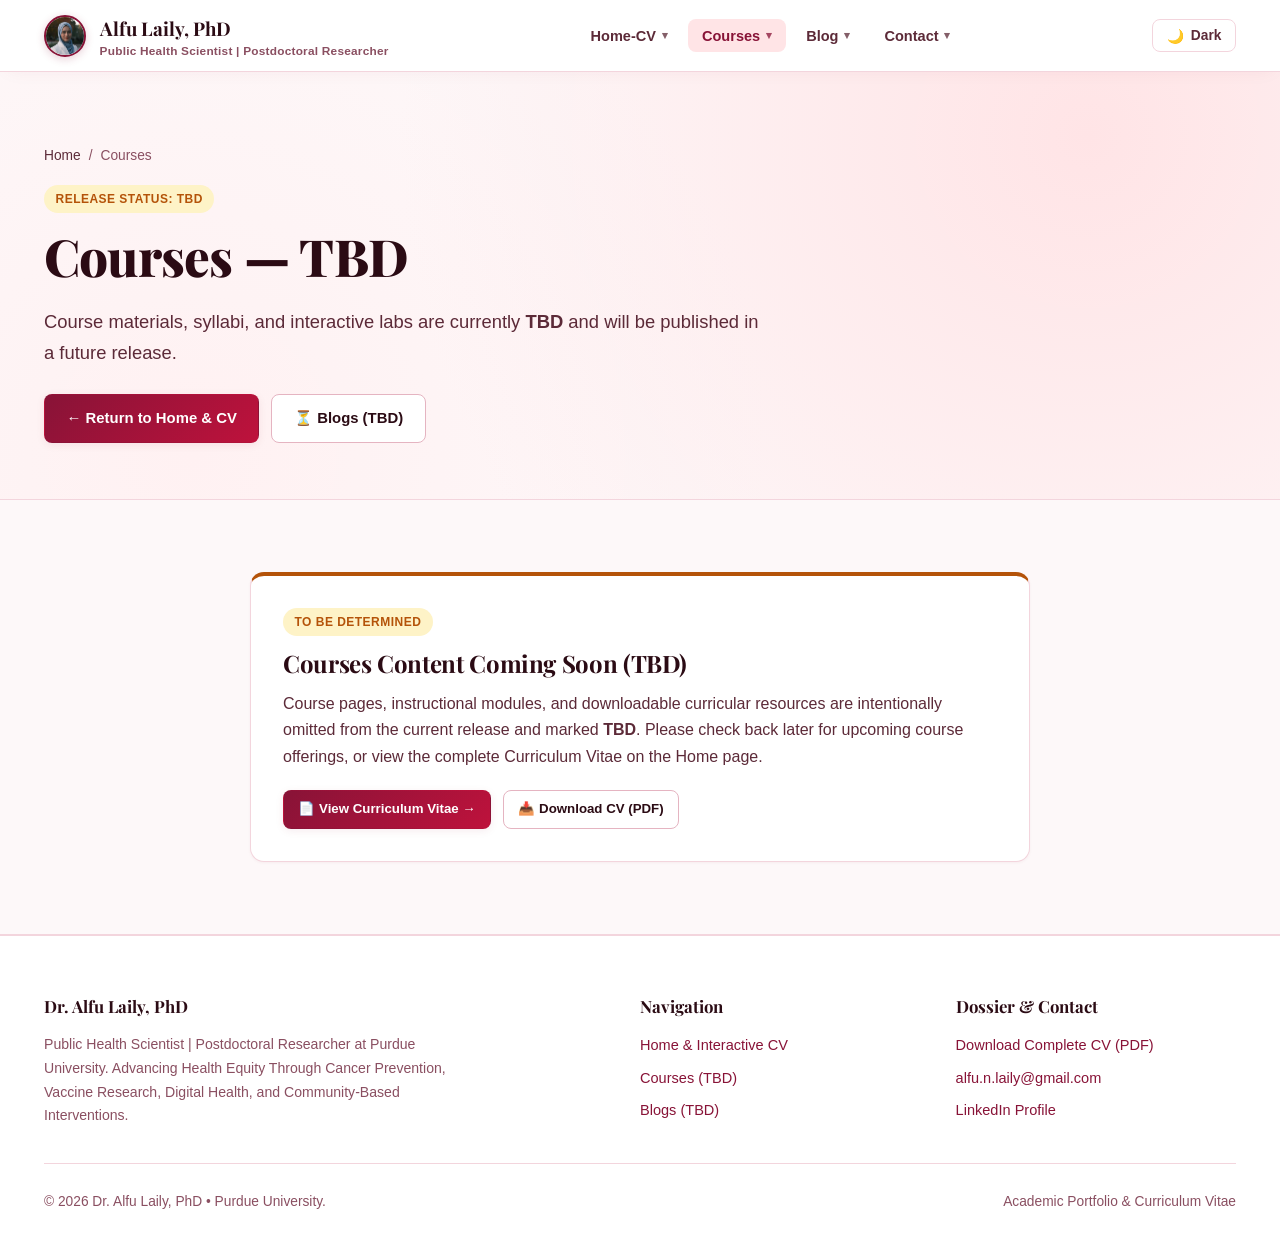
<file: 0-health-informatics/index.html>
<!DOCTYPE html>
<html lang="en">
<head>
  <meta charset="utf-8">
  <meta name="viewport" content="width=device-width, initial-scale=1.0">
  <title>Courses (TBD) | Dr. Alfu Laily, PhD</title>
  <meta name="description" content="Courses portal for Dr. Alfu Laily, PhD. Course materials and schedules are currently TBD.">
  <link rel="preconnect" href="https://fonts.googleapis.com">
  <link rel="preconnect" href="https://fonts.gstatic.com" crossorigin>
  <link href="https://fonts.googleapis.com/css2?family=Fira+Code:wght@400;500&family=Inter:wght@400;500;600;700&family=Outfit:wght@500;600;700;800&family=Playfair+Display:ital,wght@0,600;0,700;0,800;1,600&display=swap" rel="stylesheet">
  <link rel="stylesheet" href="../assets/css/main.css">
</head>
<body>

  <!-- Persistent Header -->
  <header class="site-header"></header>

  <main>
    <section class="hero-section">
      <div class="container">
        <div class="breadcrumb">
          <a href="../index.html">Home</a> <span>/</span> <span>Courses</span>
        </div>
        <span class="badge badge-gold">Release Status: TBD</span>
        <h1 class="hero-title">Courses — TBD</h1>
        <p class="hero-subtitle">
          Course materials, syllabi, and interactive labs are currently <strong>TBD</strong> and will be published in a future release.
        </p>

        <div style="display: flex; gap: 0.75rem; flex-wrap: wrap;">
          <a href="../index.html" class="btn btn-primary">← Return to Home &amp; CV</a>
          <a href="../blog/index.html" class="btn btn-secondary">⏳ Blogs (TBD)</a>
        </div>
      </div>
    </section>

    <section class="section">
      <div class="container">
        <div class="card" style="max-width: 780px; margin: 0 auto; border-top: 4px solid var(--accent-gold); padding: 2rem;">
          <div style="margin-bottom: 0.75rem;">
            <span class="badge badge-gold">To Be Determined</span>
          </div>
          <h2 class="section-title" style="font-size: 1.5rem; margin-bottom: 0.75rem;">Courses Content Coming Soon (TBD)</h2>
          <p style="color: var(--text-secondary); margin-bottom: 1.25rem; line-height: 1.65;">
            Course pages, instructional modules, and downloadable curricular resources are intentionally omitted from the current release and marked <strong>TBD</strong>. Please check back later for upcoming course offerings, or view the complete Curriculum Vitae on the Home page.
          </p>
          <div style="display: flex; gap: 0.75rem; flex-wrap: wrap;">
            <a href="../index.html#cv-section" class="btn btn-primary btn-sm">📄 View Curriculum Vitae →</a>
            <a href="../cv_alfu_laily_PhD/cv_laily_20261115.pdf" class="btn btn-secondary btn-sm" download>📥 Download CV (PDF)</a>
          </div>
        </div>
      </div>
    </section>
  </main>

  <!-- Site Footer -->
  <footer class="site-footer">
    <div class="container">
      <div class="footer-grid">
        <div>
          <div class="footer-title">Dr. Alfu Laily, PhD</div>
          <p style="font-size: 0.88rem; color: var(--text-muted); max-width: 440px;">
            Public Health Scientist | Postdoctoral Researcher at Purdue University. Advancing Health Equity Through Cancer Prevention, Vaccine Research, Digital Health, and Community-Based Interventions.
          </p>
        </div>

        <div>
          <div class="footer-title">Navigation</div>
          <ul class="footer-links">
            <li><a href="../index.html">Home &amp; Interactive CV</a></li>
            <li><a href="./index.html">Courses (TBD)</a></li>
            <li><a href="../blog/index.html">Blogs (TBD)</a></li>
          </ul>
        </div>

        <div>
          <div class="footer-title">Dossier &amp; Contact</div>
          <ul class="footer-links">
            <li><a href="../cv_alfu_laily_PhD/cv_laily_20261115.pdf" download>Download Complete CV (PDF)</a></li>
            <li><a href="mailto:alfu.n.laily@gmail.com">alfu.n.laily@gmail.com</a></li>
            <li><a href="https://www.linkedin.com/in/alfu-laily/" target="_blank" rel="noopener">LinkedIn Profile</a></li>
          </ul>
        </div>
      </div>

      <div class="footer-bottom">
        <span>© 2026 Dr. Alfu Laily, PhD • Purdue University.</span>
        <span>Academic Portfolio &amp; Curriculum Vitae</span>
      </div>
    </div>
  </footer>

  <script src="../assets/js/main.js"></script>
</body>
</html>
</file>
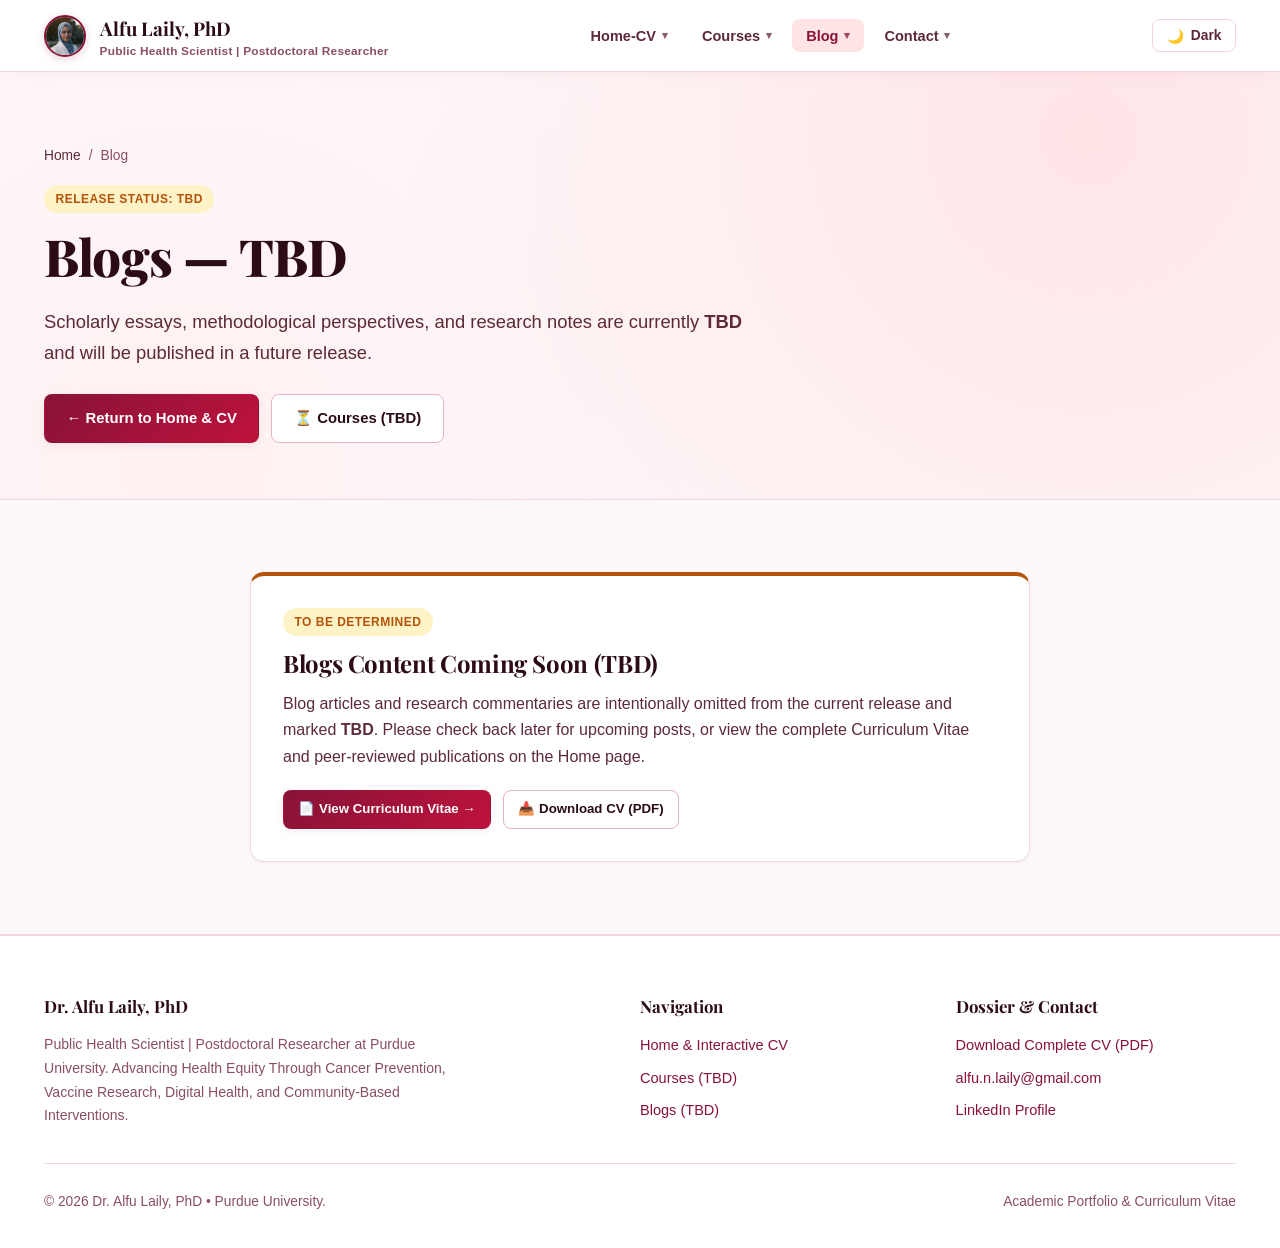
<file: blog/index.html>
<!DOCTYPE html>
<html lang="en">
<head>
  <meta charset="utf-8">
  <meta name="viewport" content="width=device-width, initial-scale=1.0">
  <title>Blogs (TBD) | Dr. Alfu Laily, PhD</title>
  <meta name="description" content="Blogs section for Dr. Alfu Laily, PhD. Scholarly essays and articles are currently TBD.">
  <link rel="preconnect" href="https://fonts.googleapis.com">
  <link rel="preconnect" href="https://fonts.gstatic.com" crossorigin>
  <link href="https://fonts.googleapis.com/css2?family=Fira+Code:wght@400;500&family=Inter:wght@400;500;600;700&family=Outfit:wght@500;600;700;800&family=Playfair+Display:ital,wght@0,600;0,700;0,800;1,600&display=swap" rel="stylesheet">
  <link rel="stylesheet" href="../assets/css/main.css">
</head>
<body>

  <!-- Persistent Header (Dynamic via main.js) -->
  <header class="site-header"></header>

  <main>
    <section class="hero-section">
      <div class="container">
        <div class="breadcrumb">
          <a href="../index.html">Home</a> <span>/</span> <span>Blog</span>
        </div>
        <span class="badge badge-gold">Release Status: TBD</span>
        <h1 class="hero-title">Blogs — TBD</h1>
        <p class="hero-subtitle">
          Scholarly essays, methodological perspectives, and research notes are currently <strong>TBD</strong> and will be published in a future release.
        </p>

        <div style="display: flex; gap: 0.75rem; flex-wrap: wrap;">
          <a href="../index.html" class="btn btn-primary">← Return to Home &amp; CV</a>
          <a href="../0-health-informatics/index.html" class="btn btn-secondary">⏳ Courses (TBD)</a>
        </div>
      </div>
    </section>

    <section class="section">
      <div class="container">
        <div class="card" style="max-width: 780px; margin: 0 auto; border-top: 4px solid var(--accent-gold); padding: 2rem;">
          <div style="margin-bottom: 0.75rem;">
            <span class="badge badge-gold">To Be Determined</span>
          </div>
          <h2 class="section-title" style="font-size: 1.5rem; margin-bottom: 0.75rem;">Blogs Content Coming Soon (TBD)</h2>
          <p style="color: var(--text-secondary); margin-bottom: 1.25rem; line-height: 1.65;">
            Blog articles and research commentaries are intentionally omitted from the current release and marked <strong>TBD</strong>. Please check back later for upcoming posts, or view the complete Curriculum Vitae and peer-reviewed publications on the Home page.
          </p>
          <div style="display: flex; gap: 0.75rem; flex-wrap: wrap;">
            <a href="../index.html#cv-section" class="btn btn-primary btn-sm">📄 View Curriculum Vitae →</a>
            <a href="../cv_alfu_laily_PhD/cv_laily_20261115.pdf" class="btn btn-secondary btn-sm" download>📥 Download CV (PDF)</a>
          </div>
        </div>
      </div>
    </section>
  </main>

  <!-- Site Footer -->
  <footer class="site-footer">
    <div class="container">
      <div class="footer-grid">
        <div>
          <div class="footer-title">Dr. Alfu Laily, PhD</div>
          <p style="font-size: 0.88rem; color: var(--text-muted); max-width: 440px;">
            Public Health Scientist | Postdoctoral Researcher at Purdue University. Advancing Health Equity Through Cancer Prevention, Vaccine Research, Digital Health, and Community-Based Interventions.
          </p>
        </div>

        <div>
          <div class="footer-title">Navigation</div>
          <ul class="footer-links">
            <li><a href="../index.html">Home &amp; Interactive CV</a></li>
            <li><a href="../0-health-informatics/index.html">Courses (TBD)</a></li>
            <li><a href="./index.html">Blogs (TBD)</a></li>
          </ul>
        </div>

        <div>
          <div class="footer-title">Dossier &amp; Contact</div>
          <ul class="footer-links">
            <li><a href="../cv_alfu_laily_PhD/cv_laily_20261115.pdf" download>Download Complete CV (PDF)</a></li>
            <li><a href="mailto:alfu.n.laily@gmail.com">alfu.n.laily@gmail.com</a></li>
            <li><a href="https://www.linkedin.com/in/alfu-laily/" target="_blank" rel="noopener">LinkedIn Profile</a></li>
          </ul>
        </div>
      </div>

      <div class="footer-bottom">
        <span>&copy; 2026 Dr. Alfu Laily, PhD &bull; Purdue University.</span>
        <span>Academic Portfolio &amp; Curriculum Vitae</span>
      </div>
    </div>
  </footer>

  <script src="../assets/js/main.js"></script>
</body>
</html>
</file>
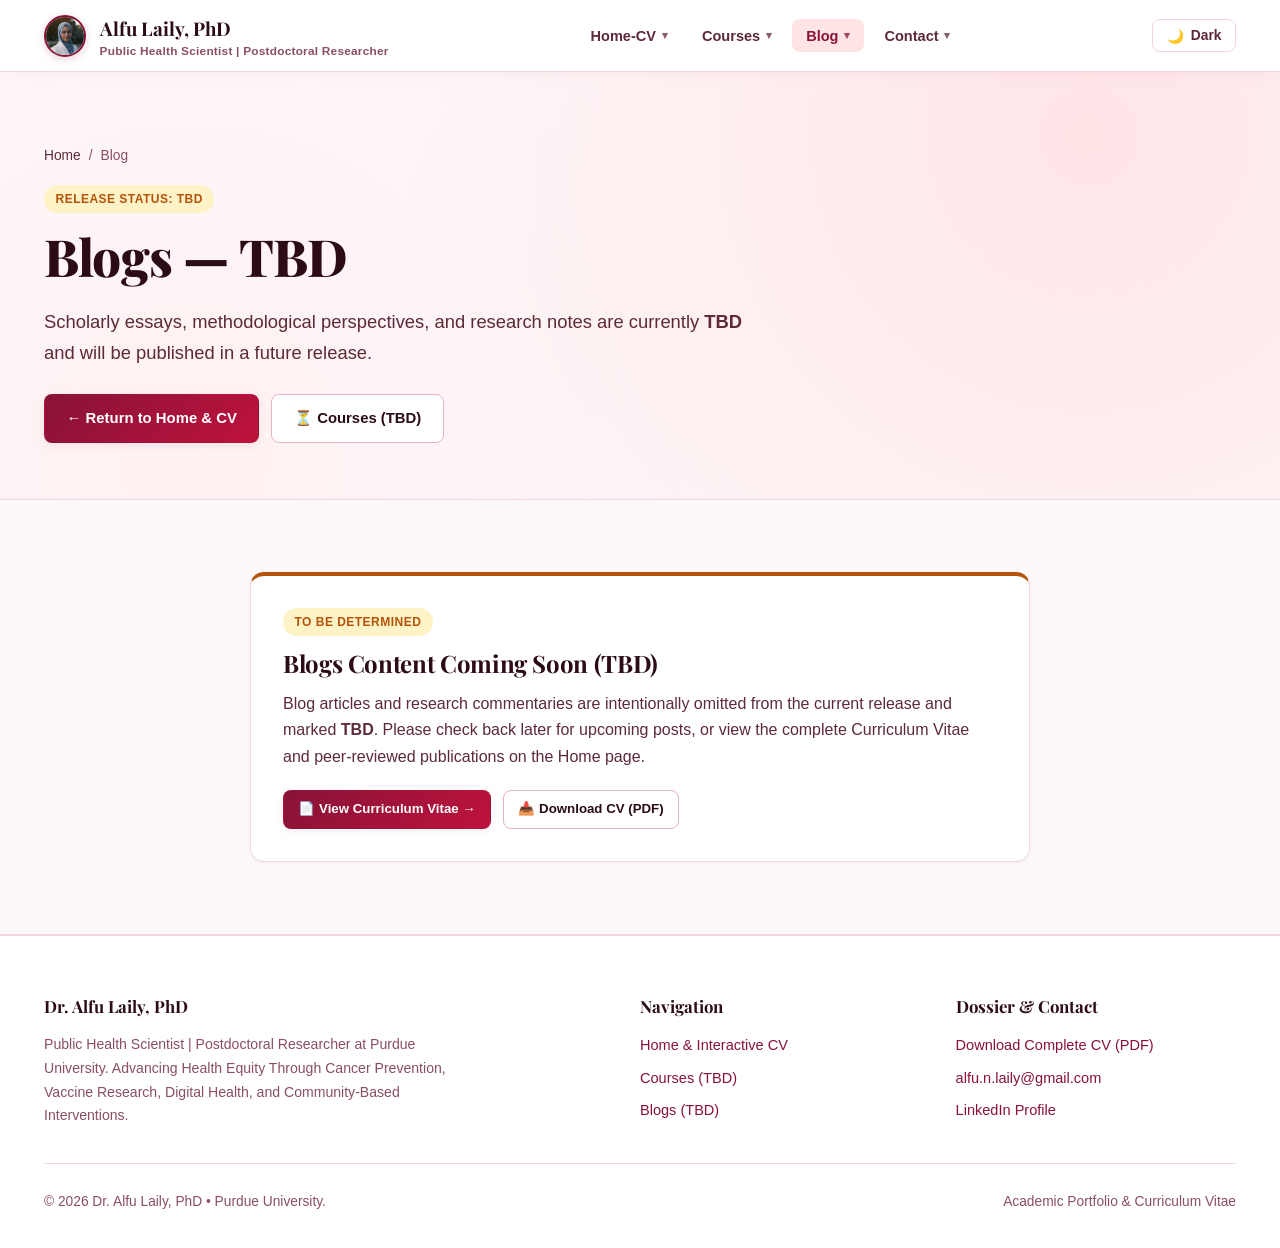
<file: blog.html>
<!DOCTYPE html>
<html lang="en">
<head>
  <meta charset="utf-8">
  <title>Redirecting to Blog...</title>
  <meta http-equiv="refresh" content="0; url=blog/index.html">
  <link rel="canonical" href="blog/index.html">
</head>
<body>
  <p>Redirecting to <a href="blog/index.html">Dr. Alfu Laily's Academic Blog</a>...</p>
</body>
</html>
</file>
<file: assets/css/main.css>
/* ==========================================================================
   Alfu Laily, PhD | Postdoc | Health Informatics | Preventive Health
   Global Modular Design System (Maroon-ish & Rose Lady Theme)
   ========================================================================== */

:root {
  --font-sans: 'Segoe UI', 'Helvetica Neue', Arial, sans-serif;
  --font-display: 'Playfair Display', Georgia, 'Times New Roman', serif;
  --font-accent: 'Segoe UI', 'Helvetica Neue', Arial, sans-serif;
  --font-mono: 'Fira Code', 'Cascadia Code', Consolas, monospace;

  /* Light Theme (Maroon, Velvet Rose, Berry, Soft Blush) */
  --bg-page: #fdf8f9;
  --bg-surface: #ffffff;
  --bg-subtle: #faedf1;
  --bg-card: #ffffff;
  --bg-code: #fbf0f3;
  --bg-code-output: #fdf8f9;
  --bg-glass: rgba(255, 255, 255, 0.92);
  --border-color: #f3d5dd;
  --border-strong: #e5b4c1;

  --text-main: #2b0b14;
  --text-secondary: #5c2a38;
  --text-muted: #8a4f61;

  /* Maroon & Berry Accent Scales */
  --accent-primary: #881337;         /* Deep Luxurious Maroon */
  --accent-primary-hover: #9f1239;   /* Vibrant Berry Maroon */
  --accent-primary-soft: #ffe4e6;    /* Petal Blush */
  --accent-primary-dark: #4c0519;

  --accent-rose: #be123c;
  --accent-rose-soft: #fff1f2;
  --accent-blush: #f43f5e;
  --accent-blush-soft: #fecdd3;

  --accent-gold: #b45309;            /* Warm Amber Gold */
  --accent-gold-soft: #fef3c7;
  --accent-emerald: #047857;         /* Health & Wellness Green */
  --accent-emerald-soft: #d1fae5;
  --accent-purple: #701a75;          /* Orchid Purple */
  --accent-purple-soft: #f5d0fe;

  --shadow-xs: 0 1px 3px rgba(136, 19, 55, 0.05);
  --shadow-sm: 0 2px 8px rgba(136, 19, 55, 0.08);
  --shadow-md: 0 8px 24px -4px rgba(136, 19, 55, 0.12);
  --shadow-lg: 0 16px 36px -6px rgba(136, 19, 55, 0.16);

  --radius-sm: 8px;
  --radius-md: 14px;
  --radius-lg: 20px;
  --radius-full: 9999px;

  --max-width: 1240px;
  --header-height: 72px;
}

[data-theme="dark"] {
  /* Dark Theme (Velvety Plum, Dark Blackberry, Rose Gold) */
  --bg-page: #120409;
  --bg-surface: #1e0912;
  --bg-subtle: #2d0e1b;
  --bg-card: #220b15;
  --bg-code: #2d0e1b;
  --bg-code-output: #18060e;
  --bg-glass: rgba(30, 9, 18, 0.92);
  --border-color: #421626;
  --border-strong: #612038;

  --text-main: #fdf2f4;
  --text-secondary: #ebd0d7;
  --text-muted: #b88696;

  --accent-primary: #fb7185;         /* Luminous Radiant Rose */
  --accent-primary-hover: #fda4af;
  --accent-primary-soft: rgba(251, 113, 133, 0.16);
  --accent-primary-dark: #fff1f2;

  --accent-rose: #f43f5e;
  --accent-rose-soft: rgba(244, 63, 94, 0.18);
  --accent-blush: #f43f5e;
  --accent-blush-soft: rgba(254, 205, 211, 0.18);

  --accent-gold: #f59e0b;
  --accent-gold-soft: rgba(245, 158, 11, 0.16);
  --accent-emerald: #34d399;
  --accent-emerald-soft: rgba(52, 211, 153, 0.16);
  --accent-purple: #c084fc;
  --accent-purple-soft: rgba(192, 132, 252, 0.16);

  --shadow-xs: 0 1px 3px rgba(0, 0, 0, 0.4);
  --shadow-sm: 0 3px 10px rgba(0, 0, 0, 0.5);
  --shadow-md: 0 10px 28px -4px rgba(0, 0, 0, 0.6);
  --shadow-lg: 0 20px 42px -6px rgba(0, 0, 0, 0.75);
}

/* Reset & Base */
*, *::before, *::after {
  box-sizing: border-box;
  margin: 0;
  padding: 0;
}

html {
  font-family: var(--font-sans);
  background-color: var(--bg-page);
  color: var(--text-main);
  scroll-behavior: smooth;
  line-height: 1.68;
  -webkit-font-smoothing: antialiased;
}

body {
  min-height: 100vh;
  display: flex;
  flex-direction: column;
  background-color: var(--bg-page);
  color: var(--text-main);
  transition: background-color 0.25s ease, color 0.25s ease;
}

a {
  color: var(--accent-primary);
  text-decoration: none;
  transition: color 0.18s ease, text-decoration-color 0.18s ease;
}

a:hover {
  color: var(--accent-primary-hover);
}

img {
  max-width: 100%;
  height: auto;
  display: block;
}

/* Typography */
h1, h2, h3, h4, .font-display {
  font-family: var(--font-display);
  color: var(--text-main);
  line-height: 1.28;
  letter-spacing: -0.015em;
  font-weight: 700;
}

.font-accent {
  font-family: var(--font-accent);
}


/* ==========================================================================
   Code Blocks, Inline Code & Master Prompts
   ========================================================================== */
code, pre {
  font-family: var(--font-mono);
}

pre {
  background: var(--bg-code);
  border: 1px solid var(--border-color);
  border-radius: var(--radius-sm);
  padding: 1.15rem 1.35rem;
  overflow-x: auto;
  margin: 1.25rem 0;
  font-size: 0.88rem;
  line-height: 1.62;
  color: var(--text-main);
  position: relative;
}

code {
  font-family: var(--font-mono);
  font-size: 0.88em;
  background: var(--bg-code);
  padding: 0.15rem 0.38rem;
  border-radius: 4px;
  color: var(--accent-primary);
  border: 1px solid var(--border-color);
}

pre code {
  background: none !important;
  border: none !important;
  padding: 0 !important;
  color: inherit;
  font-size: inherit;
}

pre.text {
  background: var(--bg-code-output);
  border-left: 4px solid var(--accent-primary);
  font-size: 0.85rem;
  color: var(--text-main);
  white-space: pre-wrap;
  word-break: break-word;
}

div.sourceCode {
  margin: 1.25rem 0;
  position: relative;
}

div.sourceCode pre {
  margin: 0;
  padding: 1.15rem 1.35rem;
  background: var(--bg-code);
  border: 1px solid var(--border-color);
  border-radius: var(--radius-sm);
  overflow-x: auto;
}

pre.sourceCode a {
  text-decoration: none;
  color: inherit;
  pointer-events: none;
}

/* ==========================================================================
   Syntax Highlighting (Skylighting / Pygments - Maroon & Rose Palette)
   ========================================================================== */
code span.kw { color: #881337; font-weight: 700; } /* Keyword */
code span.cf { color: #881337; font-weight: 700; } /* ControlFlow */
code span.dt { color: #9f1239; font-weight: 600; } /* DataType */
code span.dv { color: #b45309; }                   /* DecVal */
code span.bn { color: #b45309; }                   /* BaseN */
code span.fl { color: #b45309; }                   /* Float */
code span.ch { color: #047857; }                   /* Char */
code span.st { color: #047857; }                   /* String */
code span.co { color: #8a4f61; font-style: italic; } /* Comment */
code span.ot { color: #881337; }                   /* Other */
code span.al { color: #be123c; font-weight: 700; } /* Alert */
code span.fu { color: #be123c; font-weight: 600; } /* Function */
code span.er { color: #be123c; font-weight: 700; } /* Error */
code span.wa { color: #b45309; font-weight: 600; } /* Warning */
code span.cn { color: #881337; }                   /* Constant */
code span.sc { color: #047857; }                   /* SpecialChar */
code span.vs { color: #047857; }                   /* VerbatimString */
code span.ss { color: #047857; }                   /* SpecialString */
code span.im { color: #701a75; font-weight: 600; } /* Import */
code span.va { color: #2b0b14; }                   /* Variable */
code span.op { color: #5c2a38; }                   /* Operator */
code span.bu { color: #be123c; font-weight: 500; } /* BuiltIn */
code span.pp { color: #701a75; }                   /* Preprocessor */
code span.at { color: #b45309; }                   /* Attribute */
code span.do { color: #8a4f61; font-style: italic; } /* Documentation */
code span.an { color: #8a4f61; font-style: italic; } /* Annotation */
code span.cv { color: #8a4f61; font-style: italic; } /* CommentVar */
code span.in { color: #8a4f61; font-style: italic; } /* Information */

[data-theme="dark"] code span.kw { color: #fb7185; font-weight: 700; }
[data-theme="dark"] code span.cf { color: #fb7185; font-weight: 700; }
[data-theme="dark"] code span.dt { color: #fda4af; font-weight: 600; }
[data-theme="dark"] code span.dv { color: #fbbf24; }
[data-theme="dark"] code span.bn { color: #fbbf24; }
[data-theme="dark"] code span.fl { color: #fbbf24; }
[data-theme="dark"] code span.ch { color: #34d399; }
[data-theme="dark"] code span.st { color: #34d399; }
[data-theme="dark"] code span.co { color: #b88696; font-style: italic; }
[data-theme="dark"] code span.ot { color: #fb7185; }
[data-theme="dark"] code span.al { color: #f43f5e; font-weight: 700; }
[data-theme="dark"] code span.fu { color: #fda4af; font-weight: 600; }
[data-theme="dark"] code span.er { color: #f43f5e; font-weight: 700; }
[data-theme="dark"] code span.wa { color: #fbbf24; font-weight: 600; }
[data-theme="dark"] code span.cn { color: #fb7185; }
[data-theme="dark"] code span.sc { color: #34d399; }
[data-theme="dark"] code span.vs { color: #34d399; }
[data-theme="dark"] code span.ss { color: #34d399; }
[data-theme="dark"] code span.im { color: #e879f9; font-weight: 600; }
[data-theme="dark"] code span.va { color: #fdf2f4; }
[data-theme="dark"] code span.op { color: #ebd0d7; }
[data-theme="dark"] code span.bu { color: #fda4af; font-weight: 500; }
[data-theme="dark"] code span.pp { color: #e879f9; }
[data-theme="dark"] code span.at { color: #fbbf24; }
[data-theme="dark"] code span.do { color: #b88696; font-style: italic; }
[data-theme="dark"] code span.an { color: #b88696; font-style: italic; }
[data-theme="dark"] code span.cv { color: #b88696; font-style: italic; }
[data-theme="dark"] code span.in { color: #b88696; font-style: italic; }


.container {
  width: 100%;
  max-width: var(--max-width);
  margin: 0 auto;
  padding: 0 1.5rem;
}

/* ==========================================================================
   Global Sticky Header & Multi-Level Dropdowns
   ========================================================================== */
.site-header {
  position: sticky;
  top: 0;
  z-index: 10000;
  height: var(--header-height);
  background: var(--bg-glass);
  backdrop-filter: blur(14px);
  -webkit-backdrop-filter: blur(14px);
  border-bottom: 1px solid var(--border-color);
  box-shadow: 0 4px 20px -8px rgba(136, 19, 55, 0.08);
}

.nav-container {
  height: 100%;
  display: flex;
  align-items: center;
  justify-content: space-between;
  gap: 1rem;
}

.brand-logo {
  display: flex;
  align-items: center;
  gap: 0.85rem;
  font-family: var(--font-display);
  font-weight: 700;
  font-size: 1.18rem;
  color: var(--text-main);
  text-decoration: none;
}

.brand-logo:hover {
  color: var(--accent-primary);
  text-decoration: none;
}

.brand-mark {
  width: 38px;
  height: 38px;
  border-radius: 12px;
  background: linear-gradient(135deg, #881337 0%, #be123c 60%, #fb7185 100%);
  color: #ffffff;
  display: inline-flex;
  align-items: center;
  justify-content: center;
  font-family: var(--font-display);
  font-weight: 700;
  font-size: 1rem;
  letter-spacing: -0.02em;
  box-shadow: var(--shadow-sm);
  flex-shrink: 0;
  border: 1px solid rgba(255, 255, 255, 0.2);
}

.brand-avatar-img {
  width: 42px;
  height: 42px;
  border-radius: 50%;
  object-fit: cover;
  object-position: center top;
  border: 2px solid var(--accent-primary);
  box-shadow: 0 2px 8px rgba(136, 19, 55, 0.2);
  flex-shrink: 0;
  display: inline-block;
  transition: transform 0.2s ease, box-shadow 0.2s ease;
}

.brand-logo:hover .brand-avatar-img {
  transform: scale(1.05);
  box-shadow: 0 4px 12px rgba(136, 19, 55, 0.3);
}

.brand-sub {
  font-family: var(--font-accent);
  font-size: 0.74rem;
  font-weight: 600;
  color: var(--text-muted);
  display: block;
  line-height: 1.2;
  letter-spacing: 0.02em;
}

.nav-links {
  display: flex;
  align-items: center;
  gap: 0.35rem;
  list-style: none;
  margin: 0;
  padding: 0;
}

.nav-item-dropdown {
  position: relative;
  margin: 0;
}

.nav-link {
  display: inline-flex;
  align-items: center;
  gap: 0.35rem;
  padding: 0.52rem 0.9rem;
  border-radius: var(--radius-sm);
  font-size: 0.91rem;
  font-weight: 600;
  color: var(--text-secondary);
  background: transparent;
  border: none;
  cursor: pointer;
  font-family: var(--font-accent);
  transition: all 0.18s ease;
  text-decoration: none;
  white-space: nowrap;
}

.nav-link:hover,
.nav-item-dropdown.open > .nav-link {
  color: var(--accent-primary);
  background: var(--bg-subtle);
  text-decoration: none;
}

.nav-link.active {
  color: var(--accent-primary);
  background: var(--accent-primary-soft);
}

.caret-icon {
  font-size: 0.68rem;
  opacity: 0.75;
  transition: transform 0.2s ease;
}

.nav-item-dropdown.open > .nav-link .caret-icon {
  transform: rotate(180deg);
}

/* Level 1 Dropdown Menu */
.dropdown-menu {
  position: absolute;
  top: calc(100% + 6px);
  left: 0;
  min-width: 280px;
  background: var(--bg-surface);
  border: 1px solid var(--border-color);
  border-radius: var(--radius-md);
  box-shadow: var(--shadow-lg);
  padding: 0.5rem;
  list-style: none;
  margin: 0;
  opacity: 0;
  visibility: hidden;
  transform: translateY(6px);
  transition: opacity 0.18s ease, transform 0.18s ease, visibility 0.18s;
  z-index: 10010;
}

.nav-item-dropdown:last-child > .dropdown-menu {
  left: auto;
  right: 0;
}

.nav-item-dropdown.open > .dropdown-menu {
  opacity: 1;
  visibility: visible;
  transform: translateY(0);
}

@media (min-width: 861px) {
  .nav-item-dropdown:hover > .dropdown-menu {
    opacity: 1;
    visibility: visible;
    transform: translateY(0);
  }
}

.dropdown-item,
.dropdown-sub-trigger {
  display: flex;
  align-items: center;
  justify-content: space-between;
  gap: 0.6rem;
  width: 100%;
  padding: 0.58rem 0.8rem;
  border-radius: var(--radius-sm);
  font-size: 0.87rem;
  font-weight: 500;
  color: var(--text-main);
  background: transparent;
  border: none;
  text-align: left;
  cursor: pointer;
  font-family: var(--font-accent);
  text-decoration: none;
  transition: background 0.15s ease, color 0.15s ease;
}

.dropdown-item:hover,
.dropdown-sub-trigger:hover,
.dropdown-submenu.open > .dropdown-sub-trigger {
  background: var(--bg-subtle);
  color: var(--accent-primary);
  text-decoration: none;
}

.dropdown-divider {
  height: 1px;
  background: var(--border-color);
  margin: 0.4rem 0.3rem;
}

/* Level 2 Sub-Sub-Menu (Flyout) */
.dropdown-submenu {
  position: relative;
  margin: 0;
}

.dropdown-submenu-list {
  position: absolute;
  top: -0.45rem;
  left: calc(100% + 4px);
  min-width: 300px;
  background: var(--bg-surface);
  border: 1px solid var(--border-color);
  border-radius: var(--radius-md);
  box-shadow: var(--shadow-lg);
  padding: 0.5rem;
  list-style: none;
  margin: 0;
  opacity: 0;
  visibility: hidden;
  transform: translateX(6px);
  transition: opacity 0.18s ease, transform 0.18s ease, visibility 0.18s;
  z-index: 10020;
}

.dropdown-submenu.open > .dropdown-submenu-list {
  opacity: 1;
  visibility: visible;
  transform: translateX(0);
}

@media (min-width: 861px) {
  .dropdown-submenu:hover > .dropdown-submenu-list {
    opacity: 1;
    visibility: visible;
    transform: translateX(0);
  }
}

.nav-actions {
  display: flex;
  align-items: center;
  gap: 0.65rem;
}

.theme-toggle {
  display: inline-flex;
  align-items: center;
  gap: 0.45rem;
  padding: 0.48rem 0.85rem;
  border-radius: var(--radius-sm);
  border: 1px solid var(--border-color);
  background: var(--bg-surface);
  color: var(--text-secondary);
  font-size: 0.86rem;
  font-weight: 600;
  font-family: var(--font-accent);
  cursor: pointer;
  transition: all 0.18s ease;
}

.theme-toggle:hover {
  border-color: var(--accent-primary);
  color: var(--accent-primary);
  background: var(--bg-subtle);
}

.mobile-menu-toggle {
  display: none;
  background: var(--bg-surface);
  border: 1px solid var(--border-color);
  border-radius: var(--radius-sm);
  padding: 0.48rem 0.7rem;
  color: var(--text-main);
  font-size: 1.15rem;
  cursor: pointer;
}

@media (max-width: 900px) {
  .mobile-menu-toggle {
    display: inline-flex;
    align-items: center;
    justify-content: center;
  }

  .nav-links {
    position: fixed;
    top: var(--header-height);
    left: 0;
    right: 0;
    max-height: calc(100vh - var(--header-height));
    overflow-y: auto;
    background: var(--bg-surface);
    border-bottom: 1px solid var(--border-color);
    flex-direction: column;
    align-items: stretch;
    padding: 1.15rem 1.4rem;
    gap: 0.4rem;
    box-shadow: var(--shadow-lg);
    transform: translateY(-120%);
    opacity: 0;
    pointer-events: none;
    transition: transform 0.25s ease, opacity 0.2s ease;
  }

  .nav-links.open {
    transform: translateY(0);
    opacity: 1;
    pointer-events: auto;
  }

  .nav-link {
    width: 100%;
    justify-content: space-between;
    padding: 0.75rem 0.9rem;
  }

  .dropdown-menu {
    position: static;
    opacity: 1;
    visibility: visible;
    transform: none;
    box-shadow: none;
    border: none;
    border-left: 2px solid var(--accent-primary);
    border-radius: 0;
    padding: 0.35rem 0 0.35rem 0.85rem;
    margin: 0.3rem 0 0.3rem 0.5rem;
    display: none;
  }

  .nav-item-dropdown.open > .dropdown-menu {
    display: block;
  }

  .dropdown-submenu-list {
    position: static;
    opacity: 1;
    visibility: visible;
    transform: none;
    box-shadow: none;
    border: none;
    border-left: 2px solid var(--border-strong);
    border-radius: 0;
    padding: 0.3rem 0 0.3rem 0.85rem;
    margin: 0.3rem 0 0.3rem 0.5rem;
    display: none;
  }

  .dropdown-submenu.open > .dropdown-submenu-list {
    display: block;
  }
}

/* ==========================================================================
   Buttons & Badges
   ========================================================================== */
.btn {
  display: inline-flex;
  align-items: center;
  justify-content: center;
  gap: 0.5rem;
  padding: 0.68rem 1.35rem;
  border-radius: var(--radius-sm);
  font-family: var(--font-accent);
  font-weight: 600;
  font-size: 0.93rem;
  cursor: pointer;
  transition: all 0.2s ease;
  border: 1px solid transparent;
  text-decoration: none;
}

.btn-primary {
  background: linear-gradient(135deg, var(--accent-primary) 0%, #be123c 100%);
  color: #ffffff !important;
  box-shadow: var(--shadow-sm);
}

.btn-primary:hover {
  background: linear-gradient(135deg, var(--accent-primary-hover) 0%, #e11d48 100%);
  color: #ffffff !important;
  transform: translateY(-1px);
  box-shadow: var(--shadow-md);
  text-decoration: none;
}

.btn-secondary {
  background: var(--bg-surface);
  color: var(--text-main);
  border-color: var(--border-strong);
}

.btn-secondary:hover {
  border-color: var(--accent-primary);
  color: var(--accent-primary);
  background: var(--bg-subtle);
  transform: translateY(-1px);
  text-decoration: none;
}

.btn-sm {
  padding: 0.44rem 0.9rem;
  font-size: 0.83rem;
}

.badge {
  display: inline-flex;
  align-items: center;
  gap: 0.35rem;
  padding: 0.26rem 0.72rem;
  border-radius: var(--radius-full);
  font-family: var(--font-accent);
  font-size: 0.75rem;
  font-weight: 700;
  text-transform: uppercase;
  letter-spacing: 0.04em;
}

.badge-primary {
  background: var(--accent-primary-soft);
  color: var(--accent-primary);
  border: 1px solid rgba(136, 19, 55, 0.15);
}

.badge-rose {
  background: var(--accent-blush-soft);
  color: var(--accent-rose);
  border: 1px solid rgba(190, 18, 60, 0.15);
}

.badge-active {
  background: var(--accent-emerald-soft);
  color: var(--accent-emerald);
}

.badge-gold {
  background: var(--accent-gold-soft);
  color: var(--accent-gold);
}

.badge-purple {
  background: var(--accent-purple-soft);
  color: var(--accent-purple);
}

.doi-link {
  display: inline-flex;
  align-items: center;
  gap: 0.25rem;
  font-family: var(--font-mono);
  font-size: 0.77rem;
  font-weight: 600;
  color: var(--accent-primary);
  background: var(--bg-surface);
  border: 1px solid var(--border-subtle);
  padding: 0.15rem 0.55rem;
  border-radius: 4px;
  text-decoration: none;
  transition: all 0.15s ease;
  margin-top: 0.25rem;
  word-break: break-all;
}

.doi-link:hover {
  background: var(--accent-primary-soft);
  color: var(--accent-primary);
  border-color: var(--accent-primary);
  text-decoration: none;
  box-shadow: 0 2px 6px rgba(136, 19, 55, 0.12);
}

/* ==========================================================================
   Hero & Academic Profile Section
   ========================================================================== */
.hero-section {
  padding: 4.5rem 0 3.5rem;
  border-bottom: 1px solid var(--border-color);
  background: radial-gradient(circle at 85% 15%, var(--accent-primary-soft) 0%, transparent 60%),
              radial-gradient(circle at 15% 90%, var(--accent-rose-soft) 0%, transparent 50%);
}

.hero-grid {
  display: grid;
  grid-template-columns: 1fr 310px;
  gap: 3.5rem;
  align-items: center;
}

@media (max-width: 920px) {
  .hero-grid {
    grid-template-columns: 1fr;
    text-align: left;
    gap: 2.5rem;
  }
}

.hero-title {
  font-size: clamp(2.3rem, 4.2vw, 3.2rem);
  font-weight: 800;
  margin: 0.7rem 0 1rem;
  color: var(--text-main);
}

.hero-subtitle {
  font-size: 1.15rem;
  color: var(--text-secondary);
  max-width: 720px;
  margin-bottom: 1.6rem;
  line-height: 1.7;
}

.profile-card {
  background: var(--bg-surface);
  border: 1px solid var(--border-color);
  border-radius: var(--radius-lg);
  padding: 1.8rem 1.6rem;
  text-align: center;
  box-shadow: var(--shadow-md);
  position: relative;
  overflow: hidden;
}

.profile-card::before {
  content: "";
  position: absolute;
  top: 0;
  left: 0;
  right: 0;
  height: 6px;
  background: linear-gradient(90deg, #881337, #be123c, #fb7185, #b45309);
}

.profile-avatar {
  width: 144px;
  height: 144px;
  border-radius: 50%;
  object-fit: cover;
  object-position: center top;
  margin: 0 auto 1.1rem;
  border: 3.5px solid var(--accent-primary);
  box-shadow: 0 4px 14px rgba(136, 19, 55, 0.2);
}

.section {
  padding: 4.5rem 0;
  border-bottom: 1px solid var(--border-color);
}

.section-header {
  display: flex;
  align-items: flex-end;
  justify-content: space-between;
  flex-wrap: wrap;
  gap: 1.25rem;
  margin-bottom: 2.25rem;
}

.section-title {
  font-size: 1.85rem;
  font-weight: 700;
}

.section-desc {
  color: var(--text-muted);
  font-size: 1rem;
  margin-top: 0.35rem;
  max-width: 740px;
}

/* ==========================================================================
   Cards & Grids
   ========================================================================== */
.grid-3 {
  display: grid;
  grid-template-columns: repeat(auto-fit, minmax(320px, 1fr));
  gap: 1.6rem;
}

.grid-2 {
  display: grid;
  grid-template-columns: repeat(auto-fit, minmax(380px, 1fr));
  gap: 1.6rem;
}

.grid-4 {
  display: grid;
  grid-template-columns: repeat(auto-fit, minmax(260px, 1fr));
  gap: 1.35rem;
}

@media (max-width: 540px) {
  .grid-2, .grid-3, .grid-4 {
    grid-template-columns: 1fr;
  }
}

.card {
  background: var(--bg-surface);
  border: 1px solid var(--border-color);
  border-radius: var(--radius-md);
  padding: 1.8rem;
  box-shadow: var(--shadow-xs);
  transition: transform 0.22s ease, border-color 0.22s ease, box-shadow 0.22s ease;
  display: flex;
  flex-direction: column;
  justify-content: space-between;
}

.card:hover {
  transform: translateY(-3px);
  border-color: var(--accent-primary);
  box-shadow: var(--shadow-md);
}

.card-icon {
  width: 48px;
  height: 48px;
  border-radius: 12px;
  background: var(--accent-primary-soft);
  color: var(--accent-primary);
  display: inline-flex;
  align-items: center;
  justify-content: center;
  font-size: 1.4rem;
  margin-bottom: 1.1rem;
}

.card-title {
  font-size: 1.25rem;
  font-weight: 700;
  margin-bottom: 0.55rem;
}

.card-text {
  color: var(--text-secondary);
  font-size: 0.94rem;
  margin-bottom: 1.35rem;
  line-height: 1.65;
}

.card-footer {
  margin-top: auto;
  padding-top: 1.1rem;
  border-top: 1px solid var(--border-color);
  display: flex;
  align-items: center;
  justify-content: space-between;
  gap: 0.6rem;
  flex-wrap: wrap;
}

/* ==========================================================================
   Interactive CV Tabs & Timelines
   ========================================================================== */
.cv-tabs {
  display: flex;
  gap: 0.6rem;
  margin-bottom: 1.8rem;
  border-bottom: 1px solid var(--border-color);
  padding-bottom: 0.85rem;
  flex-wrap: wrap;
}

.cv-tab-btn {
  padding: 0.6rem 1.25rem;
  border-radius: var(--radius-sm);
  border: 1px solid var(--border-color);
  background: var(--bg-surface);
  color: var(--text-secondary);
  font-family: var(--font-accent);
  font-weight: 600;
  font-size: 0.92rem;
  cursor: pointer;
  transition: all 0.18s ease;
}

.cv-tab-btn:hover {
  border-color: var(--accent-primary);
  color: var(--accent-primary);
}

.cv-tab-btn.active {
  background: linear-gradient(135deg, var(--accent-primary) 0%, #be123c 100%);
  color: #ffffff;
  border-color: var(--accent-primary);
  box-shadow: var(--shadow-xs);
}

.cv-pane {
  display: none;
}

.cv-pane.active {
  display: block;
}

.cv-timeline-item {
  padding: 1.2rem 1.4rem;
  border-left: 3.5px solid var(--accent-primary);
  background: var(--bg-surface);
  border-radius: 0 var(--radius-sm) var(--radius-sm) 0;
  border-top: 1px solid var(--border-color);
  border-right: 1px solid var(--border-color);
  border-bottom: 1px solid var(--border-color);
  margin-bottom: 1.15rem;
  box-shadow: var(--shadow-xs);
}

.cv-timeline-header {
  display: grid;
  grid-template-columns: minmax(0, 1fr) 152px;
  align-items: start;
  gap: 1rem;
  margin-bottom: 0.4rem;
}

.cv-timeline-title {
  font-weight: 700;
  font-size: 1.05rem;
  color: var(--text-main);
  font-family: var(--font-display);
  line-height: 1.35;
}

.cv-timeline-date {
  display: inline-flex;
  align-items: center;
  justify-content: center;
  width: 152px;
  min-width: 152px;
  min-height: 1.75rem;
  box-sizing: border-box;
  font-size: 0.8rem;
  font-weight: 700;
  font-family: var(--font-accent);
  font-variant-numeric: tabular-nums;
  letter-spacing: 0.01em;
  line-height: 1.2;
  white-space: nowrap;
  text-align: center;
  color: var(--accent-primary);
  background: var(--accent-primary-soft);
  border: 1px solid rgba(136, 19, 55, 0.16);
  padding: 0.22rem 0.65rem;
  border-radius: var(--radius-full);
}

.cv-timeline-sub {
  font-size: 0.94rem;
  font-style: italic;
  font-family: var(--font-sans);
  letter-spacing: normal;
  word-spacing: normal;
  color: var(--text-muted);
  margin-bottom: 0.55rem;
}

.cv-entry-note {
  font-size: 0.86rem;
  font-style: italic;
  color: var(--text-muted);
  margin-top: 0.55rem;
  margin-bottom: 0;
  padding-top: 0.45rem;
  border-top: 1px dashed var(--border-color);
}

.cv-subentry {
  margin-top: 0.75rem;
  padding-top: 0.65rem;
  border-top: 1px dashed var(--border-color);
}

.cv-bullets {
  padding-left: 1.25rem;
  margin: 0.35rem 0 0;
  font-size: 0.9rem;
  color: var(--text-secondary);
  line-height: 1.58;
  display: flex;
  flex-direction: column;
  gap: 0.32rem;
}

.cv-entry-list {
  display: flex;
  flex-direction: column;
  gap: 0.6rem;
}

.cv-entry-row {
  display: grid;
  grid-template-columns: minmax(0, 1fr) 152px;
  align-items: start;
  gap: 1rem;
  padding: 0.65rem 0.85rem;
  background: var(--bg-subtle);
  border: 1px solid var(--border-color);
  border-radius: var(--radius-sm);
}

.cv-entry-row:nth-child(even) {
  background: var(--bg-surface);
}

.cv-section-heading {
  font-size: 1.35rem;
  margin: 2.1rem 0 1rem;
  color: var(--accent-primary);
  padding-bottom: 0.4rem;
  border-bottom: 2px solid var(--border-color);
}

.cv-section-heading:first-child {
  margin-top: 0.25rem;
}

@media (max-width: 560px) {
  .cv-timeline-header,
  .cv-entry-row {
    grid-template-columns: 1fr;
    gap: 0.45rem;
  }
}

.pdf-embed-wrapper {
  background: var(--bg-surface);
  border: 1px solid var(--border-color);
  border-radius: var(--radius-md);
  overflow: hidden;
  box-shadow: var(--shadow-sm);
}

.pdf-embed-frame {
  width: 100%;
  height: 800px;
  border: none;
  display: block;
}

.pub-group-heading {
  font-family: var(--font-display);
  font-size: 1.05rem;
  font-weight: 700;
  color: var(--accent-primary);
  margin: 1.2rem 0 0.75rem;
  padding-bottom: 0.35rem;
  border-bottom: 1px dashed var(--border-color);
  display: flex;
  align-items: center;
  justify-content: space-between;
  gap: 0.5rem;
}

.pub-group-heading:first-of-type {
  margin-top: 0.25rem;
}

.cv-accordion {
  background: var(--bg-surface);
  border: 1px solid var(--border-color);
  border-radius: var(--radius-md);
  margin-bottom: 0.85rem;
  box-shadow: var(--shadow-xs);
  overflow: hidden;
  transition: border-color 0.18s ease, box-shadow 0.18s ease;
}

.cv-accordion[open] {
  border-color: var(--accent-primary);
  box-shadow: var(--shadow-sm);
}

.cv-accordion > summary {
  padding: 0.9rem 1.2rem;
  font-family: var(--font-display);
  font-weight: 700;
  font-size: 0.98rem;
  color: var(--text-main);
  cursor: pointer;
  list-style: none;
  display: flex;
  align-items: center;
  justify-content: space-between;
  gap: 0.75rem;
  user-select: none;
}

.cv-accordion > summary::-webkit-details-marker {
  display: none;
}

.cv-accordion > summary::after {
  content: "▸";
  font-size: 0.9rem;
  color: var(--accent-primary);
  transition: transform 0.2s ease;
}

.cv-accordion[open] > summary::after {
  transform: rotate(90deg);
}

.cv-accordion > summary:hover {
  background: var(--bg-subtle);
  color: var(--accent-primary);
}

.cv-accordion-body {
  padding: 0.75rem 1.2rem 1.15rem;
  border-top: 1px solid var(--border-color);
  font-size: 0.89rem;
  color: var(--text-secondary);
  line-height: 1.55;
}

/* ==========================================================================
   Formulas, Syllabi & Callouts
   ========================================================================== */
.formula-showcase {
  background: var(--bg-surface);
  border: 1px solid var(--border-color);
  border-left: 4.5px solid var(--accent-primary);
  border-radius: var(--radius-sm);
  padding: 1.15rem 1.5rem;
  margin: 1.2rem 0;
  overflow-x: auto;
  box-shadow: var(--shadow-xs);
}

/* ==========================================================================
   Tables (Global Tables & Syllabus Table System)
   ========================================================================== */
table, .syllabus-table {
  width: 100%;
  border-collapse: collapse;
  margin: 1.5rem 0;
  background: var(--bg-surface);
  border-radius: var(--radius-md);
  overflow: hidden;
  border: 1px solid var(--border-color);
  font-size: 0.92rem;
  box-shadow: var(--shadow-xs);
}

table th,
table td,
.syllabus-table th,
.syllabus-table td {
  padding: 0.95rem 1.15rem;
  text-align: left;
  border-bottom: 1px solid var(--border-color);
  vertical-align: top;
}

table th,
.syllabus-table th {
  background: var(--bg-subtle);
  font-family: var(--font-accent);
  font-weight: 700;
  color: var(--text-main);
  letter-spacing: 0.02em;
}

table tr:last-child td,
.syllabus-table tr:last-child td {
  border-bottom: none;
}

table tbody tr:hover,
.syllabus-table tbody tr:hover {
  background: rgba(136, 19, 55, 0.025);
}

[data-theme="dark"] table tbody tr:hover,
[data-theme="dark"] .syllabus-table tbody tr:hover {
  background: rgba(251, 113, 133, 0.04);
}

.breadcrumb {
  display: flex;
  align-items: center;
  gap: 0.5rem;
  font-size: 0.86rem;
  font-family: var(--font-accent);
  color: var(--text-muted);
  margin-bottom: 1.1rem;
  flex-wrap: wrap;
}

.breadcrumb a {
  color: var(--text-secondary);
  font-weight: 500;
}

.breadcrumb a:hover {
  color: var(--accent-primary);
}

/* ==========================================================================
   Code Copy Button
   ========================================================================== */
pre, div.sourceCode {
  position: relative;
}

.global-copy-btn {
  position: absolute;
  top: 0.5rem;
  right: 0.65rem;
  z-index: 5;
  display: inline-flex;
  align-items: center;
  gap: 0.35rem;
  padding: 0.25rem 0.65rem;
  font-family: var(--font-sans);
  font-size: 0.74rem;
  font-weight: 600;
  color: var(--text-muted);
  background: var(--bg-surface);
  border: 1px solid var(--border-strong);
  border-radius: 5px;
  cursor: pointer;
  transition: all 0.15s ease;
}

.global-copy-btn:hover {
  color: var(--accent-primary);
  border-color: var(--accent-primary);
  background: var(--accent-primary-soft);
}

.global-copy-btn.copied {
  color: var(--accent-emerald);
  border-color: var(--accent-emerald);
  background: var(--accent-emerald-soft);
}

/* ==========================================================================
   Footer
   ========================================================================== */
.site-footer {
  margin-top: auto;
  background: var(--bg-surface);
  border-top: 1px solid var(--border-color);
  padding: 3.5rem 0 2.2rem;
  font-size: 0.91rem;
  color: var(--text-muted);
}

.footer-grid {
  display: grid;
  grid-template-columns: 2fr 1fr 1fr;
  gap: 2.2rem;
  margin-bottom: 2.2rem;
}

@media (max-width: 768px) {
  .footer-grid {
    grid-template-columns: 1fr;
  }
}

.footer-title {
  font-family: var(--font-display);
  font-weight: 700;
  color: var(--text-main);
  margin-bottom: 0.85rem;
  font-size: 1.05rem;
}

.footer-links {
  list-style: none;
  display: flex;
  flex-direction: column;
  gap: 0.5rem;
}

.footer-bottom {
  padding-top: 1.6rem;
  border-top: 1px solid var(--border-color);
  display: flex;
  align-items: center;
  justify-content: space-between;
  flex-wrap: wrap;
  gap: 1rem;
  font-size: 0.86rem;
}
</file>
